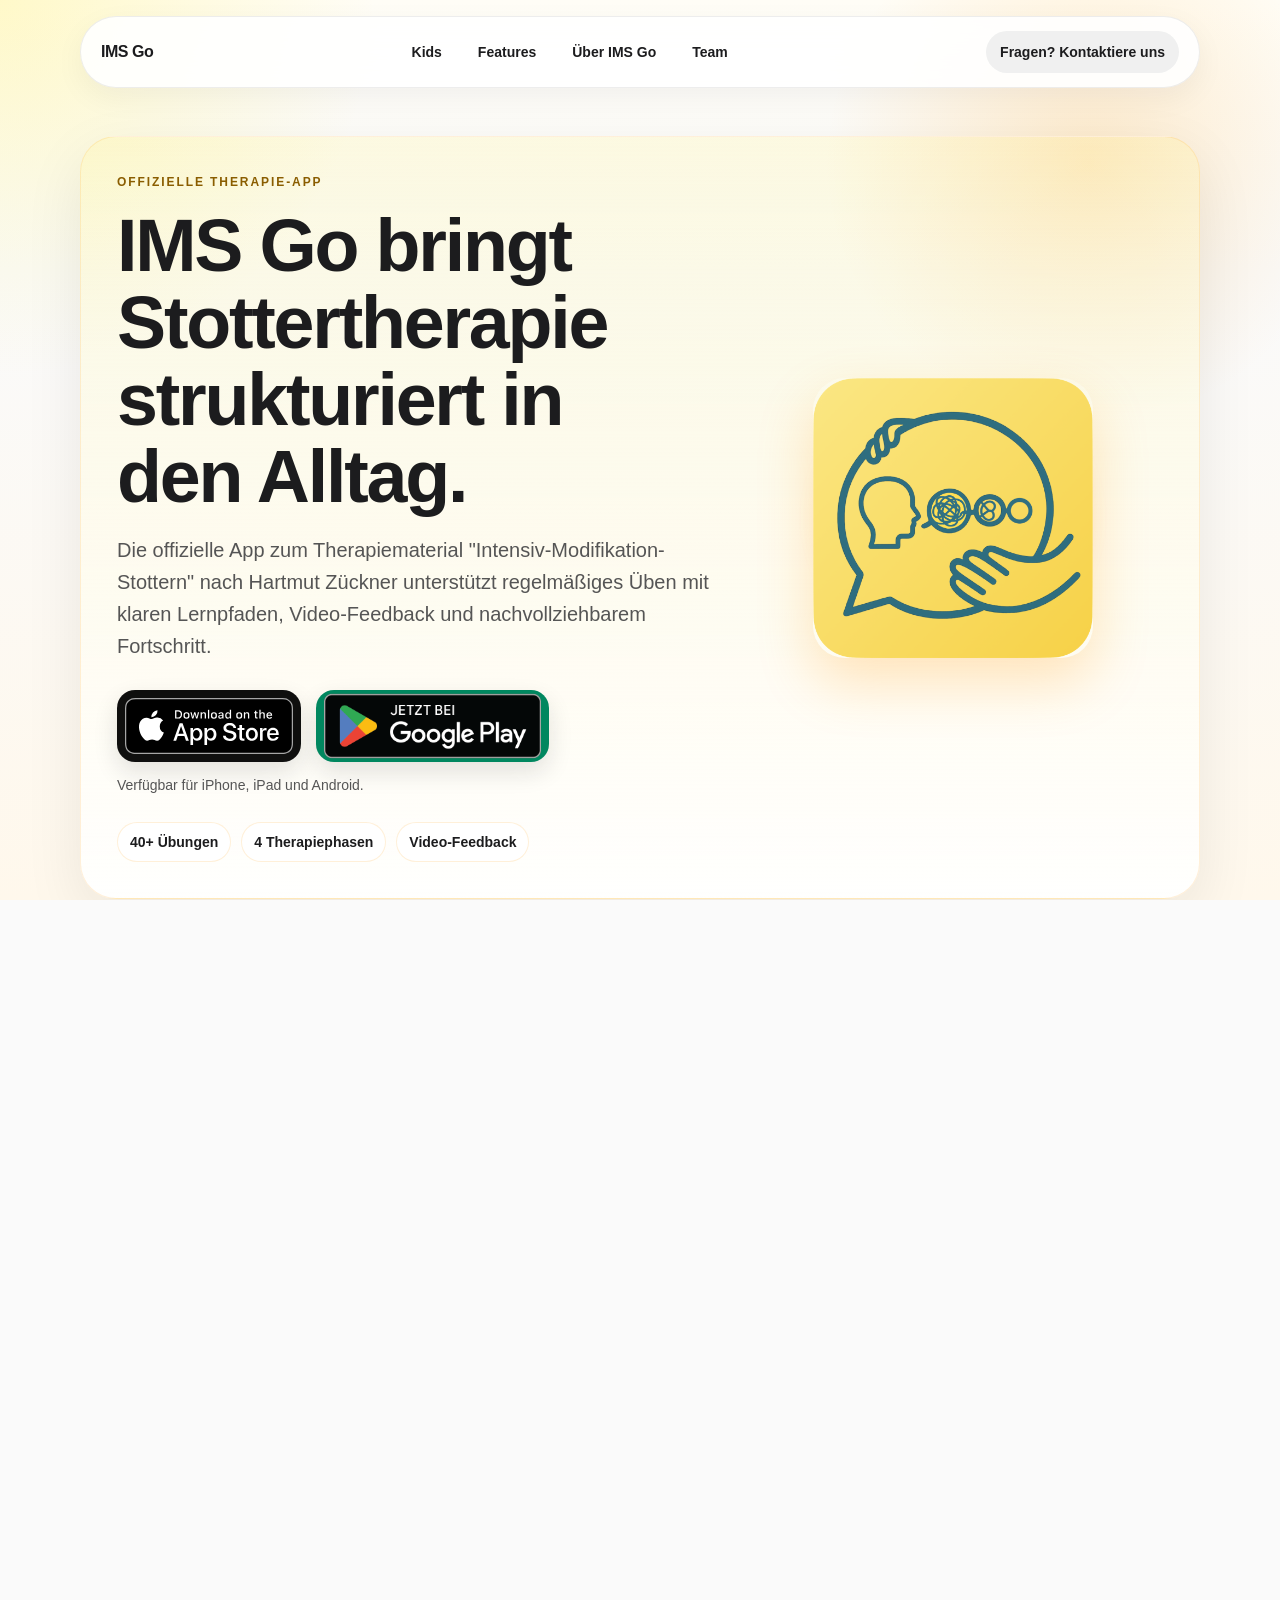
<file: index.html>
<!DOCTYPE html>
<html lang="de">
<head>
    <meta charset="UTF-8">
    <meta name="viewport" content="width=device-width, initial-scale=1.0, maximum-scale=1.0, user-scalable=no">
    <title>IMS Go - Professionelle Stottertherapie App</title>
    <meta
        name="description"
        content="Die App zur Begleitung der Stottertherapie nach dem IMS-Konzept. Über 40 Übungen, Video-Feedback und Fortschrittsanalyse. Jetzt laden!"
    >
    <meta
        name="keywords"
        content="Stottern, Stottertherapie, Logopädie, IMS, Hartmut Zückner, Sprachtherapie, App, Android, iOS"
    >
    <meta name="author" content="Finnie & Jenny">
    <meta property="og:type" content="website">
    <meta property="og:title" content="IMS Go - Deine Therapie-App">
    <meta
        property="og:description"
        content="Professionelle Begleitung für deine Stottertherapie. Übungen, Videos und Statistik."
    >
    <meta property="og:image" content="https://jddark8.github.io/assets/images/ims-go-logo.png">
    <link rel="icon" href="assets/images/ims-go-logo.png" type="image/png">
    <link rel="stylesheet" href="styles.css">
</head>
<body>
    <header class="topbar">
        <a class="brand" href="#top">IMS Go</a>
        <nav class="nav-links" aria-label="Seitennavigation">
            <a href="kids.html">Kids</a>
            <a href="#features">Features</a>
            <a href="#about">Über IMS Go</a>
            <a href="#team">Team</a>
        </nav>
        <a href="mailto:imsgo@gmx.de" class="nav-link">Fragen? Kontaktiere uns</a>
    </header>

    <main id="top">
        <section class="hero section">
            <div class="hero-inner reveal">
                <div class="hero-copy-block">
                    <p class="eyebrow">Offizielle Therapie-App</p>
                    <h1>IMS Go bringt Stottertherapie strukturiert in den Alltag.</h1>
                    <p class="hero-copy">
                        Die offizielle App zum Therapiematerial "Intensiv-Modifikation-Stottern"
                        nach Hartmut Zückner unterstützt regelmäßiges Üben mit klaren Lernpfaden,
                        Video-Feedback und nachvollziehbarem Fortschritt.
                    </p>
                    <div class="store-buttons" aria-label="Download-Optionen">
                        <a href="https://apps.apple.com/de/app/ims-go/id1563029384" target="_blank" rel="noreferrer" class="store-btn btn-ios">
                            <img src="assets/images/app-store-badge.svg" alt="Laden im App Store" class="store-badge store-badge-apple">
                        </a>
                        <a href="https://play.google.com/store/apps/details?id=com.ims.go&hl=de" target="_blank" rel="noreferrer" class="store-btn btn-android">
                            <img src="assets/images/google-play-badge.png" alt="Jetzt bei Google Play" class="store-badge store-badge-google">
                        </a>
                    </div>
                    <p class="store-note">Verfügbar für iPhone, iPad und Android.</p>
                    <div class="hero-points">
                        <span>40+ Übungen</span>
                        <span>4 Therapiephasen</span>
                        <span>Video-Feedback</span>
                    </div>
                </div>
                <div class="hero-visual reveal delay-1">
                    <img src="assets/images/ims-go-logo.png" alt="IMS Go Logo" class="hero-logo">
                </div>
            </div>
        </section>

        <section class="gallery-section section reveal delay-1" aria-label="App Screenshots">
            <div class="screenshot-wrapper">
                <img src="assets/images/screenshot-dashboard.png" alt="IMS Go Dashboard" class="screenshot-img">
            </div>
            <div class="screenshot-wrapper">
                <img src="assets/images/screenshot-exercises.png" alt="IMS Go Übungen" class="screenshot-img">
            </div>
            <div class="screenshot-wrapper">
                <img src="assets/images/screenshot-phases.png" alt="IMS Go Phasen" class="screenshot-img">
            </div>
        </section>

        <section class="kids-section section" id="kids">
            <div class="section-heading reveal">
                <p class="eyebrow">Kids</p>
                <h2>Eine eigene Kinderseite mit Hörspielen, Playern und kostenlosen Downloads.</h2>
                <p class="section-intro">
                    Familien, Kinder und Therapeutinnen sowie Therapeuten finden auf der Kids-Seite alle
                    Hörspiele übersichtlich nach Alter und Schwerpunkt sortiert.
                </p>
            </div>
            <div class="kids-panel reveal delay-1">
                <div class="kids-copy">
                    <p>
                        Auf der eigenen Unterseite können Kinder die Geschichten direkt anhören oder
                        als Datei herunterladen. Die Karten sind visuell nach Altersgruppen farbcodiert.
                    </p>
                    <ul class="kids-points">
                        <li>Kostenlos anhören oder herunterladen</li>
                        <li>Coverkarten mit Farbcodes pro Altersgruppe</li>
                        <li>Eigene Unterseite nur für Kinderinhalte</li>
                    </ul>
                    <div class="kids-actions">
                        <a class="kids-link kids-link-primary" href="kids.html">Zur Kids-Seite</a>
                    </div>
                </div>
                <div class="kids-badge">29 Hörspiele</div>
            </div>
            <div class="kids-teaser-grid reveal delay-2">
                <article class="kids-teaser-card kids-teaser-card-2-3">
                    <p class="kids-teaser-age">2-3 Jahre</p>
                    <h3>Kurze Alltagsgeschichten mit Lars</h3>
                    <p>Sanfter Einstieg mit vertrauten Situationen, klaren Wiederholungen und kurzen Höreinheiten.</p>
                </article>
                <article class="kids-teaser-card kids-teaser-card-4-6">
                    <p class="kids-teaser-age">4-6 Jahre</p>
                    <h3>Tiergeschichten für Technik und Mut</h3>
                    <p>Mehrteilige Kapitel, getrennt nach Techniken und Pseudostottern, passend für gemeinsames Üben.</p>
                </article>
                <article class="kids-teaser-card kids-teaser-card-7-11">
                    <p class="kids-teaser-age">7-11 Jahre</p>
                    <h3>Abenteuer zum Mitdenken und Nachsprechen</h3>
                    <p>Etwas längere Hörspiele mit klarer Struktur für ältere Kinder und alltagsnahe Übungsmomente.</p>
                </article>
            </div>
        </section>

        <section class="features-section section" id="features">
            <div class="section-heading reveal">
                <p class="eyebrow">Was die App kann</p>
                <h2>Therapiebegleitung, die strukturiert und alltagstauglich bleibt.</h2>
            </div>
            <div class="feature-grid">
                <article class="feature-card reveal delay-1">
                    <div class="icon-box icon-blue">Stat</div>
                    <h3>Fortschritt sichtbar machen</h3>
                    <p>Behalte Übungszeit, Serien und abgeschlossene Lernschritte im Blick und erkenne deine Entwicklung über längere Zeiträume.</p>
                </article>
                <article class="feature-card reveal delay-2">
                    <div class="icon-box icon-green">Ph</div>
                    <h3>Vier Therapiephasen</h3>
                    <p>Trainiere entlang eines klaren Aufbaus aus Identifikation, Desensibilisierung, Modifikation und Stabilisierung.</p>
                </article>
                <article class="feature-card reveal delay-3">
                    <div class="icon-box icon-orange">Vid</div>
                    <h3>Video-Feedback</h3>
                    <p>Nutze Selbstaufnahmen, um Sprechtechniken bewusster wahrzunehmen und Fortschritte gezielter einzuordnen.</p>
                </article>
            </div>
        </section>

        <section class="content-section section" id="about">
            <div class="section-heading reveal">
                <p class="eyebrow">Über IMS Go</p>
                <h2>Die App übersetzt Therapieinhalte in eine regelmäßige Übungspraxis.</h2>
            </div>
            <div class="content-grid">
                <div class="content-card reveal delay-1">
                    <p>
                        IMS Go ist eine App für Menschen, die stottern, und kann therapiebegleitend oder
                        in der Nachsorge eingesetzt werden. Sie orientiert sich am Konzept
                        "Intensiv-Modifikation Stottern" von Hartmut Zückner und umfasst mehr als 40 Übungen.
                    </p>
                </div>
                <div class="content-card reveal delay-2">
                    <p>
                        Für einen guten Transfer der Sprechtechniken ist das Üben außerhalb des Therapieraums
                        entscheidend. IMS Go macht das Üben zuhause oder unterwegs verbindlicher,
                        übersichtlicher und mit steigendem Schwierigkeitsgrad möglich.
                    </p>
                </div>
                <div class="content-card reveal delay-3">
                    <p>
                        Die App eignet sich nicht nur für die laufende Therapie, sondern auch zur
                        Auffrischung bereits erlernter Techniken nach länger zurückliegender Stottertherapie.
                    </p>
                </div>
            </div>
        </section>

        <section class="team-section section" id="team">
            <div class="section-heading reveal">
                <p class="eyebrow">Wer wir sind</p>
                <h2>Das Team hinter IMS Go verbindet therapeutische Praxis mit Produktentwicklung.</h2>
            </div>
            <div class="team-grid">
                <article class="team-card reveal delay-1">
                    <img src="assets/images/team-josephine.png" alt="Josephine" class="team-img">
                    <h3 class="team-name">Josephine</h3>
                    <p class="team-role">Logopädin, M.Sc. und Co-Founder</p>
                    <p class="team-bio">
                        Moin! Ich heiße Josephine und lebe in der wunderschönen Hafenstadt Hamburg! Zurzeit
                        arbeite ich als Logopädin und Lehrlogopädin für Redeflussstörungen.<br><br>
                        Schon im Bachelorstudium in Aachen kam Jenny und mir die Idee, eine App für
                        Stotternde zu entwickeln. Im Rahmen meines Masters in Klinischer Linguistik konnten
                        wir diese Idee schließlich umsetzen! Ich freue mich sehr, die App nach drei Jahren
                        Entwicklung nun endlich präsentieren zu dürfen!
                    </p>
                </article>
                <article class="team-card reveal delay-2">
                    <img src="assets/images/team-jenny.png" alt="Jenny" class="team-img">
                    <h3 class="team-name">Jenny</h3>
                    <p class="team-role">Logopädin, B.Sc. und Co-Founder</p>
                    <p class="team-bio">
                        Hey, ich heiße Jenny, komme aus der schönen Kaiserstadt Aachen. Zurzeit arbeite
                        ich als Logopädin in Heppenheim. Mein duales Logopädiestudium habe ich an der RWTH
                        Aachen absolviert und mache berufsbegleitend ein Fernstudium zur diplomierten
                        Legasthenietrainerin.<br><br>
                        Meine Aufgaben in unserem Dreierteam liegen vor allem im organisatorischen Bereich
                        und in der Verwaltung des Instagram-Accounts. Wir freuen uns immer über Fragen und
                        Anregungen.
                    </p>
                </article>
            </div>
        </section>

        <section class="download-section section reveal delay-2" aria-label="Jetzt herunterladen">
            <div class="download-panel">
                <p class="eyebrow">Jetzt starten</p>
                <h2>Hol dir IMS Go und integriere Übung konsequent in deinen Alltag.</h2>
                <p>
                    Ideal für therapiebegleitendes Training, Nachsorge und die Auffrischung bereits
                    erlernter Sprechtechniken.
                </p>
                <div class="store-buttons store-buttons-centered" aria-label="Download-Optionen im Abschlussbereich">
                    <a href="https://apps.apple.com/de/app/ims-go/id1563029384" target="_blank" rel="noreferrer" class="store-btn btn-ios">
                        <img src="assets/images/app-store-badge.svg" alt="Laden im App Store" class="store-badge store-badge-apple">
                    </a>
                    <a href="https://play.google.com/store/apps/details?id=com.ims.go&hl=de" target="_blank" rel="noreferrer" class="store-btn btn-android">
                        <img src="assets/images/google-play-badge.png" alt="Jetzt bei Google Play" class="store-badge store-badge-google">
                    </a>
                </div>
            </div>
        </section>

        <section class="disclaimer-section section reveal delay-1" aria-label="Hinweis">
            <div class="disclaimer-box">
                <strong>Wichtiger Hinweis:</strong>
                <p>
                    Die App unterstützt die Therapie bei Stottern, ersetzt jedoch nicht die Beratung durch
                    einen Arzt oder Therapeuten. Medizinische Entscheidungen sollten immer mit qualifizierten
                    Fachpersonen abgestimmt werden.
                </p>
            </div>
        </section>
    </main>

    <footer class="footer">
        <div class="footer-links">
            <a href="https://natke-shop.de/IMS-Go" target="_blank" rel="noreferrer">Natke Verlag</a>
            <a href="impressum.html">Impressum</a>
            <a href="datenschutz.html">Datenschutz</a>
            <a href="https://www.apple.com/legal/internet-services/itunes/dev/stdeula/" target="_blank" rel="noreferrer">Nutzungsbedingungen</a>
            <a href="mailto:imsgo@gmx.de">Kontakt</a>
        </div>
        <p class="copyright">
            Made for IMS Go<br>
            © <span id="year"></span> Alle Rechte vorbehalten.
        </p>
    </footer>

    <script src="script.js"></script>
</body>
</html>
</file>
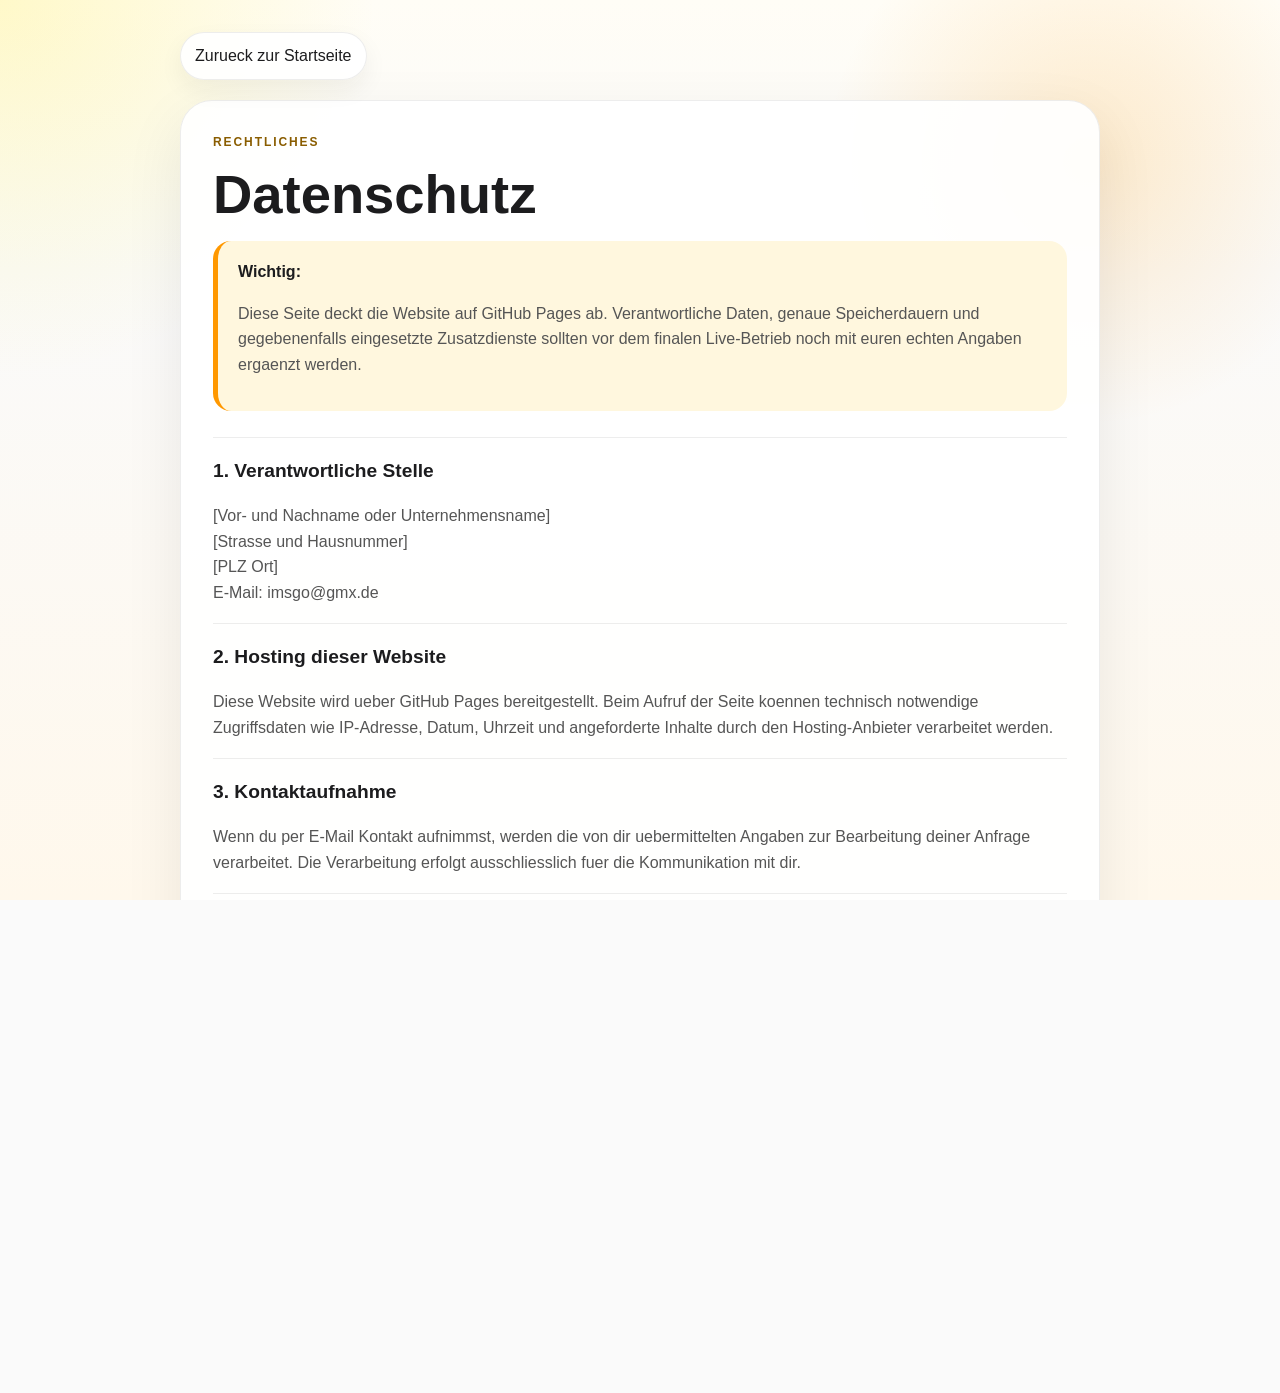
<file: datenschutz.html>
<!DOCTYPE html>
<html lang="de">
<head>
    <meta charset="UTF-8">
    <meta name="viewport" content="width=device-width, initial-scale=1.0">
    <title>Datenschutz | IMS Go</title>
    <meta name="description" content="Datenschutzhinweise fuer die IMS Go Website.">
    <link rel="icon" href="assets/images/ims-go-logo.png" type="image/png">
    <link rel="stylesheet" href="styles.css">
</head>
<body class="legal-page">
    <main class="legal-shell">
        <a class="legal-back" href="index.html">Zurueck zur Startseite</a>
        <section class="legal-card">
            <p class="eyebrow">Rechtliches</p>
            <h1>Datenschutz</h1>
            <div class="legal-note">
                <strong>Wichtig:</strong>
                <p>
                    Diese Seite deckt die Website auf GitHub Pages ab. Verantwortliche Daten, genaue
                    Speicherdauern und gegebenenfalls eingesetzte Zusatzdienste sollten vor dem finalen
                    Live-Betrieb noch mit euren echten Angaben ergaenzt werden.
                </p>
            </div>

            <section class="legal-section-block">
                <h2>1. Verantwortliche Stelle</h2>
                <p>
                    [Vor- und Nachname oder Unternehmensname]<br>
                    [Strasse und Hausnummer]<br>
                    [PLZ Ort]<br>
                    E-Mail: <a href="mailto:imsgo@gmx.de">imsgo@gmx.de</a>
                </p>
            </section>

            <section class="legal-section-block">
                <h2>2. Hosting dieser Website</h2>
                <p>
                    Diese Website wird ueber GitHub Pages bereitgestellt. Beim Aufruf der Seite koennen
                    technisch notwendige Zugriffsdaten wie IP-Adresse, Datum, Uhrzeit und angeforderte Inhalte
                    durch den Hosting-Anbieter verarbeitet werden.
                </p>
            </section>

            <section class="legal-section-block">
                <h2>3. Kontaktaufnahme</h2>
                <p>
                    Wenn du per E-Mail Kontakt aufnimmst, werden die von dir uebermittelten Angaben zur
                    Bearbeitung deiner Anfrage verarbeitet. Die Verarbeitung erfolgt ausschliesslich fuer die
                    Kommunikation mit dir.
                </p>
            </section>

            <section class="legal-section-block">
                <h2>4. Externe Links</h2>
                <p>
                    Diese Website enthaelt Links zum App Store, zu Google Play, zum Natke Verlag sowie zu
                    weiteren externen Seiten. Beim Anklicken dieser Links gelten die Datenschutzbestimmungen
                    der jeweiligen Anbieter.
                </p>
            </section>

            <section class="legal-section-block">
                <h2>5. App-spezifische Datenschutzhinweise</h2>
                <p>
                    Die Datenschutzhinweise fuer die App selbst koennen unter
                    <a href="https://sites.google.com/view/imsgo-datenschutz" target="_blank" rel="noreferrer">der bestehenden IMS-Go-Datenschutzseite</a>
                    eingesehen werden.
                </p>
            </section>

            <section class="legal-section-block">
                <h2>6. Deine Rechte</h2>
                <p>
                    Dir stehen die gesetzlichen Rechte auf Auskunft, Berichtigung, Loeschung,
                    Einschraenkung der Verarbeitung, Datenuebertragbarkeit und Widerspruch zu, soweit die
                    jeweiligen gesetzlichen Voraussetzungen vorliegen.
                </p>
            </section>
        </section>
    </main>
</body>
</html>
</file>
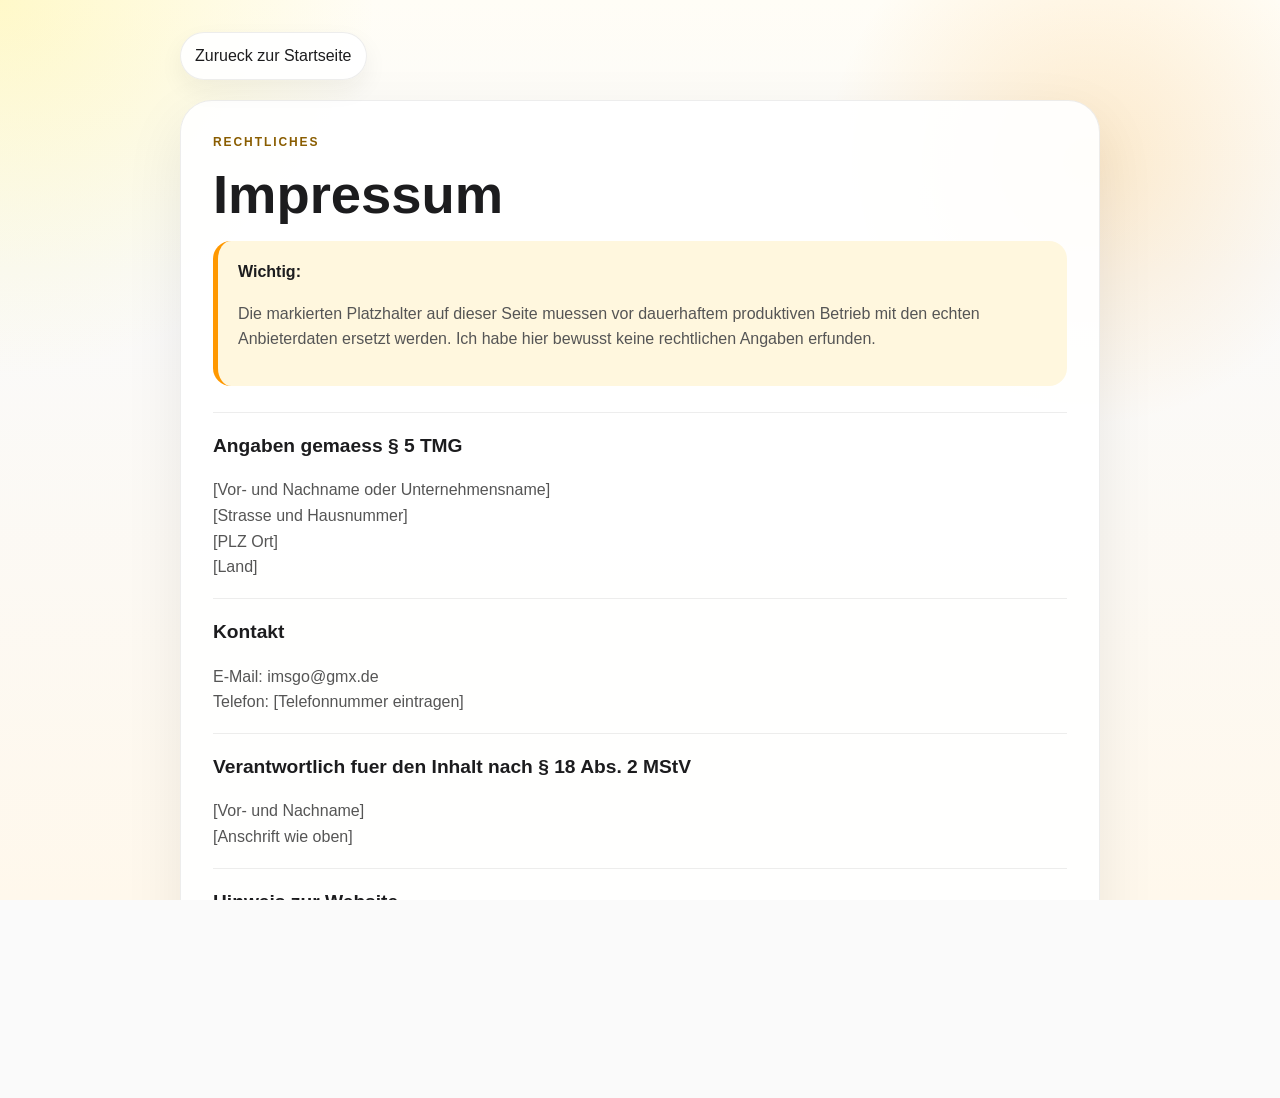
<file: impressum.html>
<!DOCTYPE html>
<html lang="de">
<head>
    <meta charset="UTF-8">
    <meta name="viewport" content="width=device-width, initial-scale=1.0">
    <title>Impressum | IMS Go</title>
    <meta name="description" content="Impressum der IMS Go Website.">
    <link rel="icon" href="assets/images/ims-go-logo.png" type="image/png">
    <link rel="stylesheet" href="styles.css">
</head>
<body class="legal-page">
    <main class="legal-shell">
        <a class="legal-back" href="index.html">Zurueck zur Startseite</a>
        <section class="legal-card">
            <p class="eyebrow">Rechtliches</p>
            <h1>Impressum</h1>
            <div class="legal-note">
                <strong>Wichtig:</strong>
                <p>
                    Die markierten Platzhalter auf dieser Seite muessen vor dauerhaftem produktiven Betrieb
                    mit den echten Anbieterdaten ersetzt werden. Ich habe hier bewusst keine rechtlichen
                    Angaben erfunden.
                </p>
            </div>

            <section class="legal-section-block">
                <h2>Angaben gemaess § 5 TMG</h2>
                <p>
                    [Vor- und Nachname oder Unternehmensname]<br>
                    [Strasse und Hausnummer]<br>
                    [PLZ Ort]<br>
                    [Land]
                </p>
            </section>

            <section class="legal-section-block">
                <h2>Kontakt</h2>
                <p>
                    E-Mail: <a href="mailto:imsgo@gmx.de">imsgo@gmx.de</a><br>
                    Telefon: [Telefonnummer eintragen]
                </p>
            </section>

            <section class="legal-section-block">
                <h2>Verantwortlich fuer den Inhalt nach § 18 Abs. 2 MStV</h2>
                <p>
                    [Vor- und Nachname]<br>
                    [Anschrift wie oben]
                </p>
            </section>

            <section class="legal-section-block">
                <h2>Hinweis zur Website</h2>
                <p>
                    Diese Website dient der Information ueber die App IMS Go. Fuer app-spezifische
                    Datenschutzinformationen kann zusaetzlich die separate App-Datenschutzseite verwendet werden.
                </p>
            </section>
        </section>
    </main>
</body>
</html>
</file>
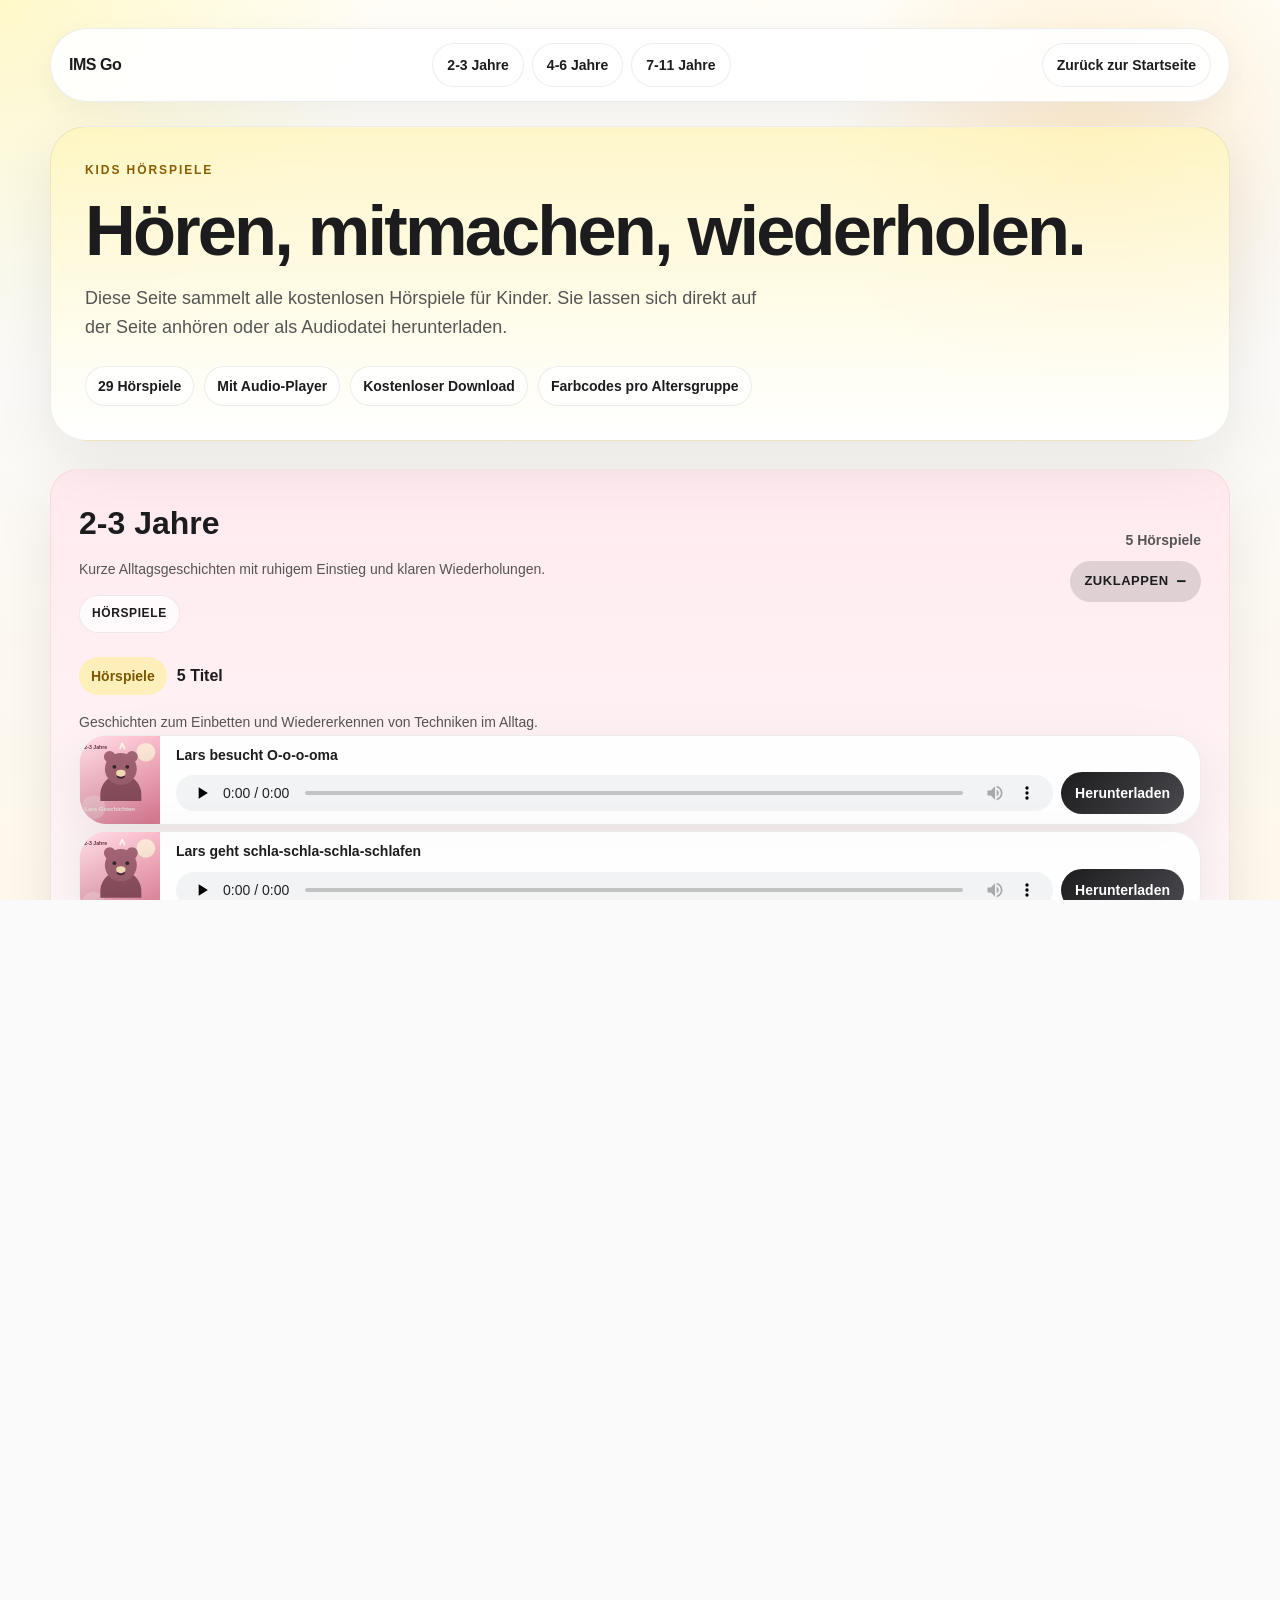
<file: kids.html>
<!DOCTYPE html>
<html lang="de">
<head>
    <meta charset="UTF-8">
    <meta name="viewport" content="width=device-width, initial-scale=1.0, maximum-scale=1.0, user-scalable=no">
    <title>Kids | IMS Go Hörspiele</title>
    <meta
        name="description"
        content="Kostenlose Hörspiele für stotternde Kinder. Direkt anhören oder herunterladen, sortiert nach Altersgruppen und Techniken."
    >
    <meta property="og:type" content="website">
    <meta property="og:title" content="IMS Go Kids - Hörspiele für Kinder">
    <meta
        property="og:description"
        content="Die Kids-Seite von IMS Go mit kostenlosen Hörspielen zum direkten Anhören und Herunterladen."
    >
    <meta property="og:image" content="https://jddark8.github.io/assets/images/ims-go-logo.png">
    <link rel="icon" href="assets/images/ims-go-logo.png" type="image/png">
    <link rel="stylesheet" href="styles.css?v=20260423d">
</head>
<body>
    <div class="kids-page-shell">
        <header class="kids-page-topbar">
            <a class="brand" href="index.html">IMS Go</a>
            <nav class="kids-page-nav" aria-label="Altersgruppen Navigation">
                <a href="#age-2-3">2-3 Jahre</a>
                <a href="#age-4-6">4-6 Jahre</a>
                <a href="#age-7-11">7-11 Jahre</a>
            </nav>
            <a class="kids-page-back" href="index.html">Zurück zur Startseite</a>
        </header>

        <main>
            <section class="kids-hero reveal">
                <div class="kids-hero-main">
                    <p class="eyebrow">Kids Hörspiele</p>
                    <h1>Hören, mitmachen, wiederholen.</h1>
                    <p class="kids-hero-copy">
                        Diese Seite sammelt alle kostenlosen Hörspiele für Kinder. Sie lassen sich direkt
                        auf der Seite anhören oder als Audiodatei herunterladen.
                    </p>
                    <div class="kids-hero-points">
                        <span>29 Hörspiele</span>
                        <span>Mit Audio-Player</span>
                        <span>Kostenloser Download</span>
                        <span>Farbcodes pro Altersgruppe</span>
                    </div>
                </div>
            </section>

            <section id="kids-page-library" class="kids-page-library" aria-live="polite"></section>
        </main>

        <footer class="footer">
            <div class="footer-links">
                <a href="index.html">Startseite</a>
                <a href="impressum.html">Impressum</a>
                <a href="datenschutz.html">Datenschutz</a>
                <a href="mailto:imsgo@gmx.de">Kontakt</a>
            </div>
            <p class="copyright">
                Kids-Bereich von IMS Go<br>
                © <span id="year"></span> Alle Rechte vorbehalten.
            </p>
        </footer>
    </div>

    <script src="audio-library.js?v=20260423d"></script>
    <script src="kids.js?v=20260423d"></script>
</body>
</html>
</file>
<file: styles.css>
:root {
    --primary-yellow: #ffeb3b;
    --primary-orange: #ff9800;
    --primary-green: #00875f;
    --primary-blue: #2196f3;
    --text-dark: #1c1c1e;
    --text-light: #555555;
    --bg-light: #fafafa;
    --bg-soft: #fff8da;
    --white: #ffffff;
    --line: rgba(28, 28, 30, 0.08);
    --shadow: 0 20px 60px rgba(28, 28, 30, 0.08);
}

* {
    box-sizing: border-box;
}

html,
body {
    height: 100%;
    margin: 0;
    padding: 0;
    scroll-behavior: smooth;
    background-color: var(--bg-light);
    color: var(--text-dark);
    font-family: -apple-system, BlinkMacSystemFont, "Segoe UI", Roboto, Helvetica, Arial, sans-serif;
    line-height: 1.6;
    -webkit-overflow-scrolling: touch;
    overflow-x: hidden;
}

body {
    background:
        radial-gradient(circle at top left, rgba(255, 235, 59, 0.24), transparent 24%),
        radial-gradient(circle at 85% 18%, rgba(255, 152, 0, 0.18), transparent 20%),
        linear-gradient(180deg, #fffdf6 0%, #fafafa 30%, #fff8ec 100%);
}

a {
    color: inherit;
    text-decoration: none;
}

img {
    max-width: 100%;
    display: block;
}

.section {
    width: min(1120px, calc(100% - 2rem));
    margin: 0 auto;
    padding: 56px 0;
}

.topbar {
    position: sticky;
    top: 0;
    z-index: 1000;
    display: flex;
    align-items: center;
    justify-content: space-between;
    gap: 20px;
    width: min(1120px, calc(100% - 2rem));
    margin: 16px auto 0;
    padding: 14px 20px;
    border: 1px solid var(--line);
    border-radius: 999px;
    background: rgba(255, 255, 255, 0.9);
    backdrop-filter: blur(16px);
    box-shadow: 0 10px 30px rgba(28, 28, 30, 0.05);
}

.brand,
.section-heading h2,
.hero h1 {
    font-weight: 800;
    letter-spacing: -0.03em;
}

.brand {
    font-size: 1rem;
}

.nav-links {
    display: flex;
    align-items: center;
    justify-content: center;
    gap: 8px;
    flex: 1;
}

.nav-links a,
.nav-link {
    padding: 10px 14px;
    border-radius: 999px;
    font-size: 14px;
    font-weight: 600;
    transition: background-color 0.2s ease, color 0.2s ease, transform 0.2s ease;
}

.nav-links a:hover,
.nav-links a:focus-visible,
.nav-link:hover,
.nav-link:focus-visible {
    background: rgba(255, 235, 59, 0.5);
    color: var(--text-dark);
    transform: translateY(-1px);
}

.nav-link {
    background: #f0f0f0;
    white-space: nowrap;
}

.hero {
    padding-top: 48px;
}

.hero-inner {
    display: grid;
    grid-template-columns: minmax(0, 1.2fr) minmax(280px, 420px);
    gap: 32px;
    align-items: center;
    padding: 36px;
    border-radius: 36px;
    background: linear-gradient(180deg, rgba(255, 235, 59, 0.12) 0%, rgba(255, 255, 255, 0.92) 100%);
    border: 1px solid rgba(255, 152, 0, 0.14);
    box-shadow: var(--shadow);
}

.eyebrow {
    margin: 0 0 14px;
    text-transform: uppercase;
    letter-spacing: 0.16em;
    font-size: 12px;
    font-weight: 700;
    color: #8a5d00;
}

.hero h1 {
    margin: 0;
    font-size: clamp(2.4rem, 6vw, 4.6rem);
    line-height: 1.05;
    max-width: 12ch;
}

.hero-copy {
    margin: 18px 0 0;
    max-width: 680px;
    font-size: clamp(17px, 2.8vw, 20px);
    color: var(--text-light);
}

.store-buttons {
    display: flex;
    gap: 15px;
    flex-wrap: wrap;
    margin-top: 28px;
}

.store-btn {
    display: inline-flex;
    align-items: center;
    justify-content: center;
    min-width: 170px;
    padding: 8px;
    border-radius: 18px;
    box-shadow: 0 10px 24px rgba(28, 28, 30, 0.12);
    transition: transform 0.2s ease, box-shadow 0.2s ease;
}

.store-btn:hover,
.store-btn:focus-visible {
    transform: translateY(-3px);
    box-shadow: 0 18px 30px rgba(28, 28, 30, 0.16);
}

.btn-ios {
    background: rgba(0, 0, 0, 0.94);
}

.btn-android {
    background: var(--primary-green);
}

.store-badge {
    display: block;
    width: auto;
    max-width: 100%;
    height: 56px;
}

.store-badge-google {
    height: 84px;
    margin: -14px 0;
}

.store-note {
    margin: 12px 0 0;
    color: var(--text-light);
    font-size: 14px;
}

.hero-points {
    display: flex;
    flex-wrap: wrap;
    gap: 10px;
    margin-top: 26px;
}

.hero-points span {
    padding: 8px 12px;
    border-radius: 999px;
    background: rgba(255, 255, 255, 0.88);
    border: 1px solid rgba(255, 152, 0, 0.15);
    font-size: 14px;
    font-weight: 700;
}

.hero-visual {
    position: relative;
    display: flex;
    justify-content: center;
}

.hero-visual::before {
    content: "";
    position: absolute;
    inset: 8% 10%;
    border-radius: 32px;
    background: radial-gradient(circle, rgba(255, 235, 59, 0.45), rgba(255, 152, 0, 0.08) 65%, transparent 70%);
    filter: blur(8px);
}

.hero-logo {
    position: relative;
    width: min(100%, 280px);
    border-radius: 32px;
    box-shadow: 0 24px 56px rgba(255, 152, 0, 0.24);
}

.gallery-section {
    display: flex;
    justify-content: center;
    gap: 24px;
    flex-wrap: wrap;
    padding-top: 8px;
}

.screenshot-wrapper {
    width: min(240px, 100%);
    padding: 10px;
    border-radius: 28px;
    background: linear-gradient(180deg, #ffffff, #fff8eb);
    border: 1px solid rgba(255, 152, 0, 0.1);
    box-shadow: 0 22px 50px rgba(28, 28, 30, 0.08);
    transition: transform 0.3s ease, box-shadow 0.3s ease;
}

.screenshot-wrapper:hover,
.screenshot-wrapper:focus-within {
    transform: translateY(-10px) scale(1.02);
    box-shadow: 0 30px 60px rgba(28, 28, 30, 0.12);
}

.screenshot-img {
    border-radius: 20px;
}

.section-heading {
    max-width: 720px;
    margin-bottom: 28px;
}

.section-intro {
    margin: 14px 0 0;
    color: var(--text-light);
    font-size: 17px;
    line-height: 1.75;
}

.section-heading h2 {
    margin: 0;
    font-size: clamp(2rem, 4.5vw, 3.2rem);
    line-height: 1.08;
}

.feature-grid,
.kids-library,
.content-grid,
.team-grid {
    display: grid;
    gap: 24px;
}

.kids-section {
    padding-top: 10px;
}

.kids-panel,
.kids-age-card,
.kids-track-card {
    background: rgba(255, 255, 255, 0.9);
    border: 1px solid var(--line);
    border-radius: 28px;
    box-shadow: var(--shadow);
}

.kids-panel {
    display: flex;
    align-items: center;
    justify-content: space-between;
    gap: 24px;
    padding: 28px;
    background: linear-gradient(180deg, rgba(255, 235, 59, 0.18), rgba(255, 255, 255, 0.96));
}

.kids-copy p {
    margin: 0;
    color: var(--text-light);
}

.kids-points {
    display: flex;
    flex-wrap: wrap;
    gap: 10px;
    margin: 18px 0 0;
    padding: 0;
    list-style: none;
}

.kids-points li,
.kids-badge,
.kids-type-badge {
    padding: 8px 12px;
    border-radius: 999px;
    font-size: 14px;
    font-weight: 700;
}

.kids-points li {
    background: rgba(255, 255, 255, 0.88);
    border: 1px solid rgba(255, 152, 0, 0.14);
}

.kids-badge {
    min-width: max-content;
    background: #111111;
    color: #ffffff;
}

.kids-actions {
    margin-top: 18px;
}

.kids-teaser-grid {
    display: grid;
    grid-template-columns: repeat(3, minmax(0, 1fr));
    gap: 18px;
    margin-top: 24px;
}

.kids-teaser-card {
    padding: 24px;
    border-radius: 28px;
    border: 1px solid var(--line);
    box-shadow: var(--shadow);
    background: rgba(255, 255, 255, 0.92);
}

.kids-teaser-card h3 {
    margin: 0 0 10px;
    font-size: 1.35rem;
}

.kids-teaser-card p:last-child {
    margin: 0;
    color: var(--text-light);
}

.kids-teaser-age {
    display: inline-flex;
    margin: 0 0 14px;
    padding: 8px 12px;
    border-radius: 999px;
    font-size: 13px;
    font-weight: 800;
    letter-spacing: 0.06em;
    text-transform: uppercase;
}

.kids-teaser-card-2-3 {
    background: linear-gradient(180deg, rgba(255, 224, 229, 0.72), rgba(255, 255, 255, 0.96));
}

.kids-teaser-card-2-3 .kids-teaser-age {
    background: rgba(255, 255, 255, 0.82);
    color: #a04b5f;
}

.kids-teaser-card-4-6 {
    background: linear-gradient(180deg, rgba(255, 245, 184, 0.78), rgba(255, 255, 255, 0.96));
}

.kids-teaser-card-4-6 .kids-teaser-age {
    background: rgba(255, 255, 255, 0.82);
    color: #8a6d00;
}

.kids-teaser-card-7-11 {
    background: linear-gradient(180deg, rgba(209, 238, 255, 0.86), rgba(255, 255, 255, 0.96));
}

.kids-teaser-card-7-11 .kids-teaser-age {
    background: rgba(255, 255, 255, 0.82);
    color: #1d6da3;
}

.kids-library {
    grid-template-columns: 1fr;
    margin-top: 24px;
}

.kids-page-shell {
    width: min(1180px, calc(100% - 2rem));
    margin: 0 auto;
    padding: 28px 0 72px;
}

.kids-page-topbar {
    position: sticky;
    top: 0;
    z-index: 1000;
    display: flex;
    align-items: center;
    justify-content: space-between;
    gap: 16px;
    margin-bottom: 24px;
    padding: 14px 18px;
    border: 1px solid var(--line);
    border-radius: 999px;
    background: rgba(255, 255, 255, 0.92);
    backdrop-filter: blur(16px);
    box-shadow: 0 10px 30px rgba(28, 28, 30, 0.05);
}

.kids-page-nav {
    display: flex;
    gap: 8px;
    flex-wrap: wrap;
}

.kids-page-nav a,
.kids-page-back {
    display: inline-flex;
    align-items: center;
    justify-content: center;
    padding: 10px 14px;
    border-radius: 999px;
    font-size: 14px;
    font-weight: 700;
    background: rgba(255, 255, 255, 0.9);
    border: 1px solid rgba(28, 28, 30, 0.08);
}

.kids-page-nav a:hover,
.kids-page-back:hover,
.kids-page-nav a:focus-visible,
.kids-page-back:focus-visible {
    background: rgba(255, 235, 59, 0.4);
}

.kids-hero {
    margin-bottom: 28px;
}

.kids-hero-main,
.kids-hero-side {
    border: 1px solid var(--line);
    border-radius: 36px;
    box-shadow: var(--shadow);
}

.kids-hero-main {
    padding: 34px;
    background: linear-gradient(180deg, rgba(255, 245, 184, 0.72), rgba(255, 255, 255, 0.96));
}

.kids-hero-main h1 {
    margin: 0;
    font-size: clamp(2.5rem, 6vw, 4.4rem);
    line-height: 1.02;
    letter-spacing: -0.04em;
}

.kids-hero-copy {
    max-width: 700px;
    margin: 18px 0 0;
    font-size: 18px;
    color: var(--text-light);
}

.kids-hero-points {
    display: flex;
    flex-wrap: wrap;
    gap: 10px;
    margin-top: 24px;
}

.kids-hero-points span {
    padding: 8px 12px;
    border-radius: 999px;
    background: rgba(255, 255, 255, 0.84);
    border: 1px solid rgba(28, 28, 30, 0.08);
    font-size: 14px;
    font-weight: 700;
}

.kids-hero-side {
    padding: 28px;
    background: linear-gradient(180deg, rgba(209, 238, 255, 0.84), rgba(255, 255, 255, 0.96));
}

.kids-side-card {
    display: grid;
    gap: 14px;
}

.kids-side-card h2 {
    margin: 0;
    font-size: 1.4rem;
}

.kids-side-card p,
.kids-side-card li,
.kids-track-copy,
.kids-track-description {
    color: var(--text-light);
}

.kids-side-card ul {
    margin: 0;
    padding-left: 18px;
}

.kids-page-library {
    display: grid;
    gap: 24px;
}

.kids-age-card {
    padding: 28px;
}

.kids-age-card-2-3 {
    border-color: rgba(255, 140, 168, 0.22);
    background: linear-gradient(180deg, rgba(255, 232, 238, 0.9), rgba(255, 255, 255, 0.96));
}

.kids-age-card-4-6 {
    border-color: rgba(255, 202, 40, 0.22);
    background: linear-gradient(180deg, rgba(255, 246, 201, 0.92), rgba(255, 255, 255, 0.96));
}

.kids-age-card-7-11 {
    border-color: rgba(33, 150, 243, 0.18);
    background: linear-gradient(180deg, rgba(225, 243, 255, 0.92), rgba(255, 255, 255, 0.96));
}

.kids-age-head {
    display: flex;
    align-items: center;
    justify-content: space-between;
    gap: 16px;
    margin-bottom: 20px;
}

.kids-age-disclosure {
    border-radius: 30px;
}

.kids-age-summary {
    display: flex;
    align-items: center;
    justify-content: space-between;
    gap: 20px;
    list-style: none;
    cursor: pointer;
}

.kids-age-summary::-webkit-details-marker {
    display: none;
}

.kids-age-summary-main {
    display: grid;
    gap: 14px;
}

.kids-age-summary h2 {
    margin: 0 0 8px;
    font-size: clamp(1.55rem, 3vw, 2rem);
}

.kids-age-summary-side {
    display: grid;
    gap: 10px;
    justify-items: end;
    flex-shrink: 0;
}

.kids-age-chip-row {
    display: flex;
    flex-wrap: wrap;
    gap: 10px;
}

.kids-age-chip {
    display: inline-flex;
    align-items: center;
    min-height: 34px;
    padding: 8px 12px;
    border-radius: 999px;
    background: rgba(255, 255, 255, 0.72);
    border: 1px solid rgba(28, 28, 30, 0.08);
    font-size: 12px;
    font-weight: 800;
    letter-spacing: 0.05em;
    text-transform: uppercase;
}

.kids-age-toggle {
    display: inline-flex;
    align-items: center;
    justify-content: center;
    min-height: 40px;
    padding: 10px 14px;
    border-radius: 999px;
    background: rgba(28, 28, 30, 0.08);
    color: var(--text-dark);
    font-size: 13px;
    font-weight: 800;
    letter-spacing: 0.04em;
    text-transform: uppercase;
}

.kids-age-toggle::before {
    content: "Öffnen";
}

.kids-age-toggle::after {
    content: "+";
    margin-left: 8px;
    font-size: 17px;
    line-height: 1;
}

.kids-age-disclosure[open] .kids-age-toggle::before {
    content: "Zuklappen";
}

.kids-age-disclosure[open] .kids-age-toggle::after {
    content: "−";
}

.kids-age-disclosure[open] .kids-age-toggle {
    background: rgba(28, 28, 30, 0.14);
}

.kids-age-panel {
    margin-top: 24px;
}

.kids-age-head h3,
.kids-type-header h4,
.kids-track-title {
    margin: 0;
}

.kids-age-head h3 {
    font-size: clamp(1.5rem, 3vw, 2rem);
}

.kids-age-count {
    color: var(--text-light);
    font-size: 14px;
    font-weight: 700;
}

.kids-type-group + .kids-type-group {
    margin-top: 22px;
    padding-top: 22px;
    border-top: 1px solid rgba(28, 28, 30, 0.08);
}

.kids-type-header {
    display: flex;
    align-items: center;
    gap: 10px;
    margin-bottom: 16px;
}

.kids-type-badge {
    background: rgba(255, 235, 59, 0.3);
    color: #7a5900;
}

.kids-track-grid {
    display: grid;
    grid-template-columns: 1fr;
    gap: 6px;
}

.kids-track-card {
    display: flex;
    flex-direction: row;
    align-items: stretch;
    overflow: hidden;
    padding: 0;
}

.kids-track-cover {
    position: relative;
    flex: 0 0 80px;
    width: 80px;
    isolation: isolate;
    overflow: hidden;
}

.kids-track-cover::after {
    display: none;
}

.kids-track-cover-art {
    position: absolute;
    inset: 0;
    width: 100%;
    height: 100%;
    object-fit: cover;
    z-index: -2;
}

.kids-track-cover::before {
    content: "";
    position: absolute;
    inset: 0;
    background: linear-gradient(180deg, rgba(255, 255, 255, 0.08), rgba(17, 17, 17, 0.14));
    z-index: -1;
}

.kids-track-cover-2-3 {
    background: linear-gradient(135deg, #ffb8c9, #ff8cab);
    color: #58192a;
}

.kids-track-cover-4-6 {
    background: linear-gradient(135deg, #ffe36a, #ffb300);
    color: #4d3500;
}

.kids-track-cover-7-11 {
    background: linear-gradient(135deg, #79c6ff, #2a90f0);
    color: #0a345d;
}

.kids-track-badges {
    position: relative;
    z-index: 1;
    display: flex;
    flex-wrap: wrap;
    gap: 8px;
}

.kids-cover-pill {
    display: inline-flex;
    align-items: center;
    justify-content: center;
    border-radius: 999px;
    background: rgba(255, 255, 255, 0.82);
    font-size: 12px;
    font-weight: 800;
}

.kids-cover-pill {
    padding: 7px 10px;
    letter-spacing: 0.06em;
    text-transform: uppercase;
}

.kids-track-cover-title {
    position: relative;
    z-index: 1;
    margin: 16px 0 0;
    font-size: 1.25rem;
    line-height: 1.15;
    text-shadow: 0 2px 14px rgba(0, 0, 0, 0.12);
}

.kids-track-body {
    flex: 1;
    display: flex;
    flex-direction: column;
    justify-content: center;
    gap: 8px;
    padding: 10px 16px;
    min-width: 0;
}

.kids-track-title {
    margin: 0;
    font-size: 14px;
    font-weight: 700;
    line-height: 1.3;
}

.kids-track-controls {
    display: flex;
    align-items: center;
    gap: 8px;
}

.kids-track-description {
    margin: 0;
    font-size: 14px;
    line-height: 1.7;
}

.kids-track-meta {
    margin: 8px 0 14px;
    color: var(--text-light);
    font-size: 14px;
}

.kids-audio {
    flex: 1;
    min-width: 0;
    height: 36px;
}

.kids-track-controls .kids-link {
    flex: 0 0 auto;
    white-space: nowrap;
}

.kids-link {
    display: inline-flex;
    align-items: center;
    justify-content: center;
    min-height: 40px;
    padding: 10px 14px;
    border-radius: 999px;
    font-size: 14px;
    font-weight: 700;
}

.kids-link-primary {
    color: #ffffff;
    background: linear-gradient(135deg, #1c1c1e, #4a4a4f);
}

.kids-link-secondary {
    border: 1px solid rgba(28, 28, 30, 0.1);
    background: rgba(255, 255, 255, 0.92);
}

.feature-grid {
    grid-template-columns: repeat(3, minmax(0, 1fr));
}

.feature-card,
.content-card,
.team-card,
.disclaimer-box {
    background: rgba(255, 255, 255, 0.88);
    border: 1px solid var(--line);
    border-radius: 28px;
    box-shadow: var(--shadow);
}

.feature-card,
.content-card,
.team-card {
    padding: 28px;
}

.feature-card {
    transition: transform 0.25s ease, box-shadow 0.25s ease;
}

.feature-card:hover,
.team-card:hover {
    transform: translateY(-6px);
    box-shadow: 0 24px 60px rgba(28, 28, 30, 0.1);
}

.icon-box {
    display: inline-flex;
    align-items: center;
    justify-content: center;
    min-width: 56px;
    height: 56px;
    padding: 0 12px;
    border-radius: 16px;
    margin-bottom: 20px;
    font-size: 13px;
    font-weight: 800;
    text-transform: uppercase;
    letter-spacing: 0.08em;
}

.icon-blue {
    color: var(--primary-blue);
    background: rgba(33, 150, 243, 0.12);
}

.icon-green {
    color: var(--primary-green);
    background: rgba(0, 135, 95, 0.12);
}

.icon-orange {
    color: var(--primary-orange);
    background: rgba(255, 152, 0, 0.14);
}

.feature-card h3,
.team-name {
    margin: 0 0 10px;
    font-size: 22px;
}

.feature-card p,
.content-card p,
.team-bio,
.disclaimer-box p,
.copyright {
    margin: 0;
    color: var(--text-light);
}

.content-grid {
    grid-template-columns: repeat(3, minmax(0, 1fr));
}

.content-card p,
.team-bio,
.disclaimer-box p {
    font-size: 16px;
    line-height: 1.75;
}

.team-section {
    padding-bottom: 36px;
}

.team-grid {
    grid-template-columns: repeat(2, minmax(0, 1fr));
}

@media (max-width: 860px) {
    .kids-age-summary {
        flex-direction: column;
        align-items: flex-start;
    }

    .kids-age-summary-side {
        width: 100%;
        justify-items: start;
    }
}

.team-card {
    text-align: center;
}

.team-img {
    width: 140px;
    height: 140px;
    margin: 0 auto 20px;
    border-radius: 50%;
    object-fit: cover;
    border: 4px solid var(--white);
    box-shadow: 0 12px 24px rgba(28, 28, 30, 0.12);
}

.team-card:nth-child(1) .team-img {
    border-color: var(--primary-orange);
}

.team-card:nth-child(2) .team-img {
    border-color: var(--primary-yellow);
}

.team-role {
    margin: 0 0 18px;
    color: var(--primary-orange);
    font-size: 13px;
    font-weight: 700;
    letter-spacing: 0.08em;
    text-transform: uppercase;
}

.disclaimer-section {
    padding-top: 16px;
}

.download-section {
    padding-top: 8px;
}

.download-panel {
    padding: 34px;
    text-align: center;
    border-radius: 32px;
    border: 1px solid rgba(255, 152, 0, 0.12);
    background: linear-gradient(180deg, rgba(255, 235, 59, 0.14), rgba(255, 255, 255, 0.94));
    box-shadow: var(--shadow);
}

.download-panel h2 {
    margin: 0;
    font-size: clamp(2rem, 4.5vw, 3rem);
    line-height: 1.08;
}

.download-panel p {
    max-width: 700px;
    margin: 16px auto 0;
    color: var(--text-light);
}

.store-buttons-centered {
    justify-content: center;
}

.disclaimer-box {
    max-width: 800px;
    margin: 0 auto;
    padding: 24px;
    background: #fffde7;
    border-left: 5px solid var(--primary-orange);
}

.disclaimer-box strong {
    display: block;
    margin-bottom: 10px;
}

.footer {
    margin-top: 32px;
    padding: 56px 20px 72px;
    text-align: center;
    background: #111111;
    color: #cccccc;
}

.footer-links {
    display: flex;
    flex-wrap: wrap;
    justify-content: center;
    gap: 18px;
}

.footer-links a {
    color: #cccccc;
    font-size: 14px;
    transition: color 0.2s ease;
}

.footer-links a:hover,
.footer-links a:focus-visible {
    color: var(--primary-yellow);
}

.copyright {
    margin-top: 20px;
    font-size: 12px;
    opacity: 0.7;
}

.legal-page {
    min-height: 100vh;
}

.legal-shell {
    width: min(920px, calc(100% - 2rem));
    margin: 0 auto;
    padding: 32px 0 64px;
}

.legal-back {
    display: inline-flex;
    align-items: center;
    padding: 10px 14px;
    border-radius: 999px;
    background: rgba(255, 255, 255, 0.92);
    border: 1px solid var(--line);
    box-shadow: 0 10px 24px rgba(28, 28, 30, 0.06);
}

.legal-card {
    margin-top: 20px;
    padding: 32px;
    border-radius: 32px;
    background: rgba(255, 255, 255, 0.92);
    border: 1px solid var(--line);
    box-shadow: var(--shadow);
}

.legal-card h1 {
    margin: 0 0 18px;
    font-size: clamp(2.2rem, 5vw, 3.4rem);
    line-height: 1.05;
}

.legal-card h2 {
    margin: 0 0 10px;
    font-size: 1.2rem;
}

.legal-note {
    margin-bottom: 26px;
    padding: 18px 20px;
    border-left: 5px solid var(--primary-orange);
    border-radius: 18px;
    background: #fff7de;
}

.legal-note p,
.legal-section-block p,
.legal-section-block li {
    color: var(--text-light);
}

.legal-section-block {
    padding-top: 18px;
    border-top: 1px solid rgba(28, 28, 30, 0.08);
}

.legal-section-block + .legal-section-block {
    margin-top: 18px;
}

.reveal {
    opacity: 0;
    transform: translateY(18px);
    transition: opacity 700ms ease, transform 700ms ease;
}

.reveal.is-visible {
    opacity: 1;
    transform: translateY(0);
}

.delay-1 {
    transition-delay: 100ms;
}

.delay-2 {
    transition-delay: 180ms;
}

.delay-3 {
    transition-delay: 260ms;
}

@media (max-width: 920px) {
    .kids-hero,
    .hero-inner,
    .kids-track-grid,
    .kids-teaser-grid,
    .feature-grid,
    .content-grid,
    .team-grid {
        grid-template-columns: 1fr;
    }

    .hero h1 {
        max-width: 100%;
    }

    .hero-visual {
        order: -1;
    }
}

@media (max-width: 760px) {
    .topbar {
        flex-wrap: wrap;
        justify-content: center;
        border-radius: 28px;
    }

    .nav-links {
        order: 3;
        flex-wrap: wrap;
    }

    .hero-inner,
    .kids-panel,
    .feature-card,
    .content-card,
    .team-card {
        padding: 22px;
    }

    .kids-hero-main,
    .kids-hero-side,
    .kids-age-card {
        padding: 22px;
    }

    .kids-panel,
    .kids-age-head {
        flex-direction: column;
        align-items: flex-start;
    }

    .store-buttons {
        flex-direction: column;
    }

    .store-btn {
        width: 100%;
    }

    .store-badge {
        height: 52px;
    }

    .store-badge-google {
        height: 76px;
        margin: -12px 0;
    }

    .download-panel,
    .legal-card {
        padding: 24px;
    }

    .kids-page-topbar {
        border-radius: 28px;
        flex-wrap: wrap;
    }
}

@media (max-width: 520px) {
    .section {
        width: min(100% - 1rem, 1120px);
        padding: 40px 0;
    }

    .topbar {
        width: min(100% - 1rem, 1120px);
        margin-top: 10px;
        padding: 12px;
    }

    .hero {
        padding-top: 28px;
    }

    .hero-inner {
        padding: 20px;
        border-radius: 28px;
    }

    .hero h1 {
        font-size: clamp(2rem, 12vw, 3rem);
    }
}
</file>
